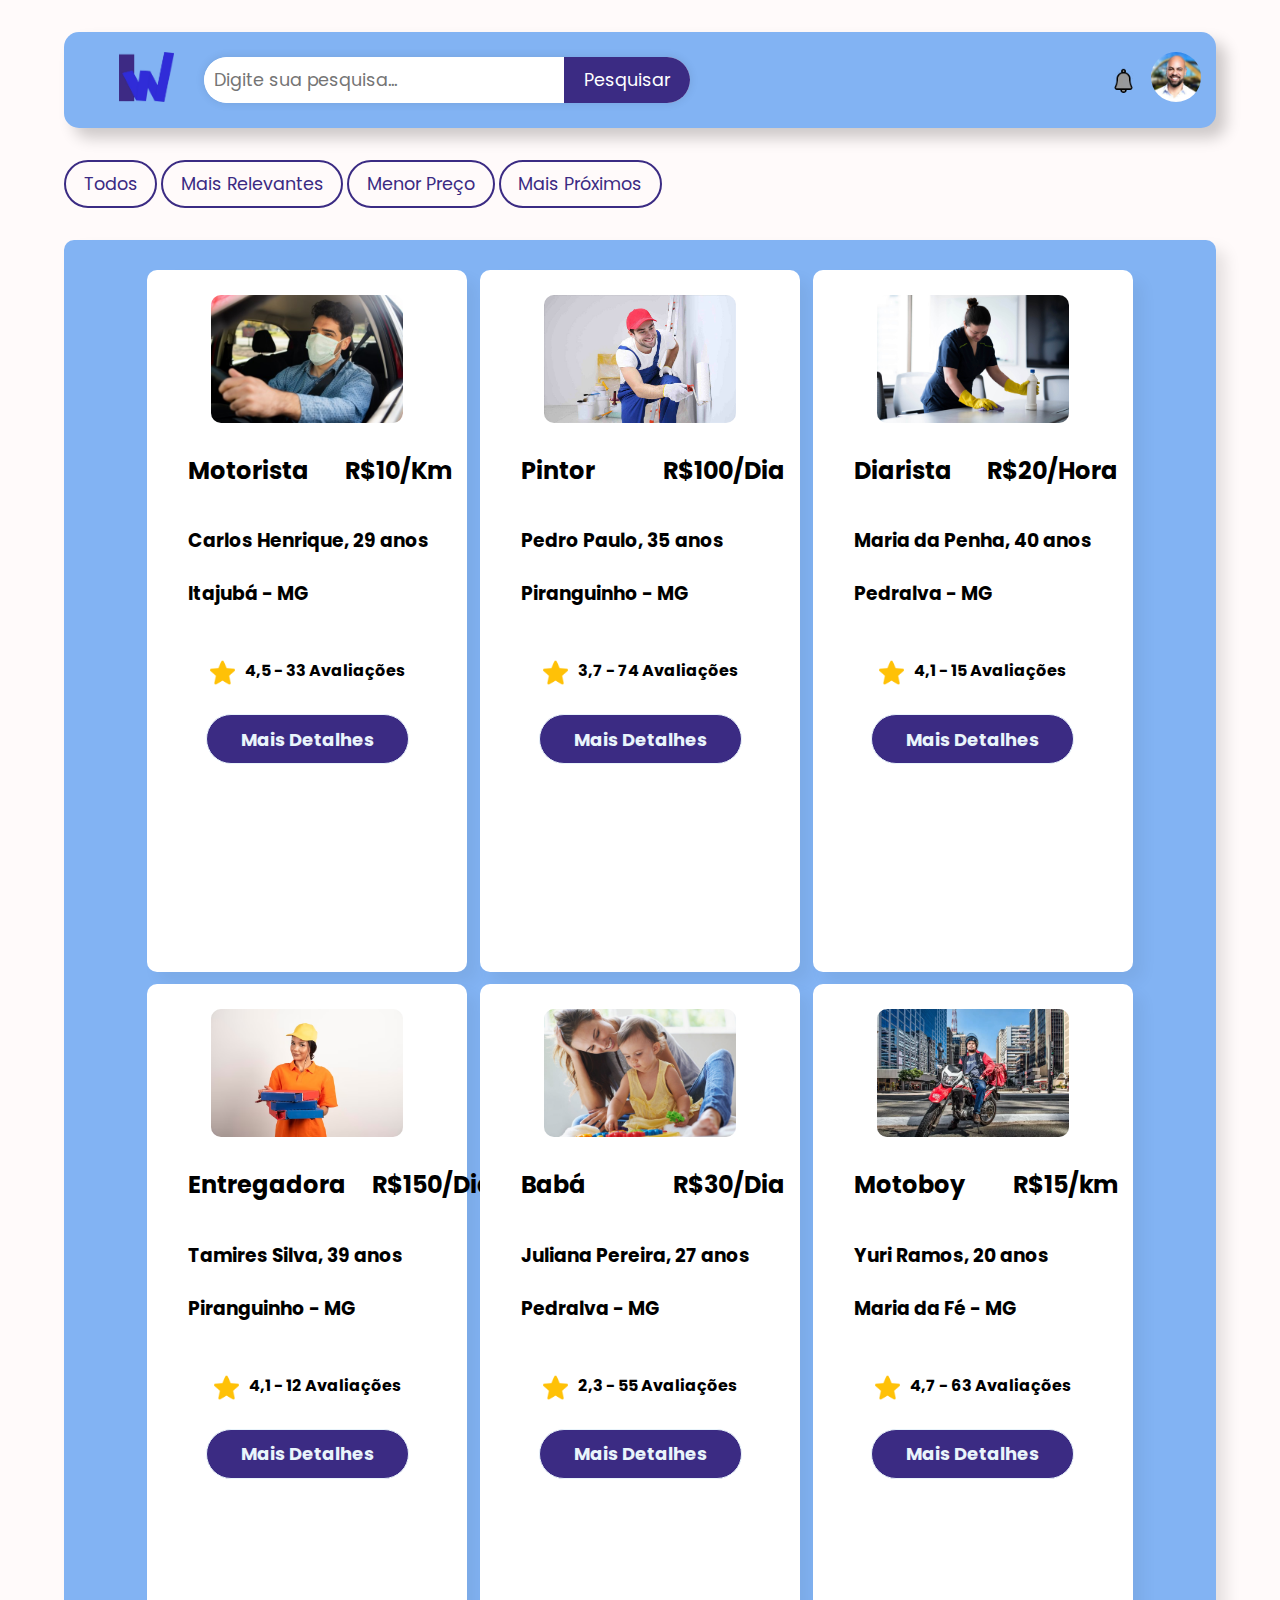
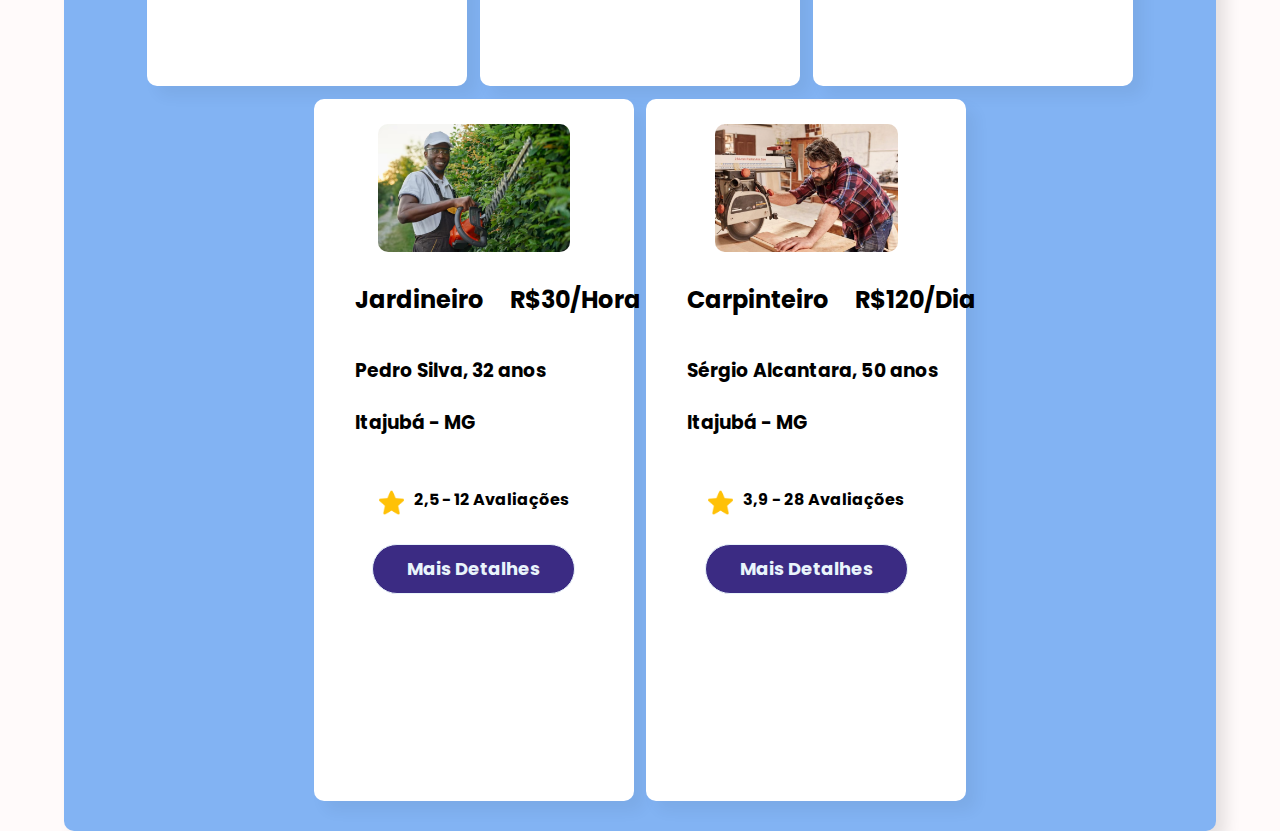
<file: home.html>
<!DOCTYPE html>
<!-- Coding By CodingNepal - youtube.com/codingnepal -->
<html lang="pt-br" dir="ltr">

<head>
     <meta charset="utf-8">
     <title>InfoWorks</title>
     <link rel="stylesheet" href="styles/homeStyle.css">
     <script src="scripts/homeScript.js"></script>
     <link rel="icon" type="image/x-icon" href="pictures/InfoWorks_logo_fundo.ico">
</head>

<body>
     <div class="content">
          <div class="container">
               <div class="header">
                    <div class="header-logo">
                         <div class="logo">
                              <div class="img_logo">
                                   <img src="pictures/InfoWorks_logo.png" alt="" srcset="">
                              </div>
                         </div>
                         <div class="pesquisa">
                              <div class="caixa-busca">
                                   <input type="text" placeholder="Digite sua pesquisa...">
                                   <button type="submit">Pesquisar</button>
                              </div>
                         </div>
                    </div>
                    <div class="header-menu">
                         <div class="botao-notificao">
                              <button class="botao-noti">
                                   <img src="pictures/notification.png" alt="Notificações">
                              </button>
                         </div>
                         <div class="perfil">
                              <div class="fotoPerfil">
                                   <button class="botao-circular">
                                        <a href="login.html"><img src="pictures/pessoa.jfif" alt="Perfil"></a>
                                   </button>
                              </div>
                         </div>
                    </div>
               </div>

               <div class="filter">
                    <div id="buttons">
                         <button class="button-value" onclick="filterProduct('Todos')">
                              Todos
                         </button>
                         <button class="button-value" onclick="filterProduct('Mais Relevantes')">
                              Mais Relevantes
                         </button>
                         <button class="button-value" onclick="filterProduct('Menor Preço')">
                              Menor Preço
                         </button>
                         <button class="button-value" onclick="filterProduct('Mais Próximos')">
                              Mais Próximos
                         </button>
                    </div>
               </div>

               <div class="adverts">
                    <div class="card">
                         <div class="imgCargo">
                              <img class="imagem" src="pictures/motorista.jpg" alt="Motorista" srcset="">
                         </div>
                         <div class="cargo">
                              <div class="cargoNome">
                                   <h2 id="txt1">Motorista</h2>
                              </div>
                              <div class="cargoPreco">
                                   <h2 id="txt2">R$10/Km</h2>
                              </div>
                         </div>
                         <div class="nome">
                              <h3>Carlos Henrique, 29 anos</h3>
                         </div>
                         <div class="cidade">
                              <h3>Itajubá - MG</h3>
                         </div>
                         <div class="avaliacao">
                              <img src="pictures/estrela.png" alt="estrela" srcset="" height="25px">
                              <h4>4,5 - 33 Avaliações</h4>
                         </div>
                         <div class="button">
                              <input type="submit" value="Mais Detalhes">
                         </div>
                    </div>

                    <div class="card">
                         <div class="imgCargo">
                              <img class="imagem" src="pictures/pintor.jpg" alt="Motorista" srcset="">
                         </div>
                         <div class="cargo">
                              <div class="cargoNome">
                                   <h2 id="txt1">Pintor</h2>
                              </div>
                              <div class="cargoPreco">
                                   <h2 id="txt2">R$100/Dia</h2>
                              </div>
                         </div>
                         <div class="nome">
                              <h3>Pedro Paulo, 35 anos</h3>
                         </div>
                         <div class="cidade">
                              <h3>Piranguinho - MG</h3>
                         </div>
                         <div class="avaliacao">
                              <img src="pictures/estrela.png" alt="estrela" srcset="" height="25px">
                              <h4>3,7 - 74 Avaliações</h4>
                         </div>
                         <div class="button">
                              <input type="submit" value="Mais Detalhes">
                         </div>
                    </div>

                    <div class="card">
                         <div class="imgCargo">
                              <img class="imagem" src="pictures/diarista.jpg" alt="Motorista" srcset="">
                         </div>
                         <div class="cargo">
                              <div class="cargoNome">
                                   <h2 id="txt1">Diarista</h2>
                              </div>
                              <div class="cargoPreco">
                                   <h2 id="txt2">R$20/Hora</h2>
                              </div>
                         </div>
                         <div class="nome">
                              <h3>Maria da Penha, 40 anos</h3>
                         </div>
                         <div class="cidade">
                              <h3>Pedralva - MG</h3>
                         </div>
                         <div class="avaliacao">
                              <img src="pictures/estrela.png" alt="estrela" srcset="" height="25px">
                              <h4>4,1 - 15 Avaliações</h4>
                         </div>
                         <div class="button">
                              <input type="submit" value="Mais Detalhes">
                         </div>
                    </div>

                    <div class="card">
                         <div class="imgCargo">
                              <img class="imagem" src="pictures/entregadora.png" alt="Motorista" srcset="">
                         </div>
                         <div class="cargo">
                              <div class="cargoNome">
                                   <h2 id="txt1">Entregadora</h2>
                              </div>
                              <div class="cargoPreco">
                                   <h2 id="txt2">R$150/Dia</h2>
                              </div>
                         </div>
                         <div class="nome">
                              <h3>Tamires Silva, 39 anos</h3>
                         </div>
                         <div class="cidade">
                              <h3>Piranguinho - MG</h3>
                         </div>
                         <div class="avaliacao">
                              <img src="pictures/estrela.png" alt="estrela" srcset="" height="25px">
                              <h4>4,1 - 12 Avaliações</h4>
                         </div>
                         <div class="button">
                              <input type="submit" value="Mais Detalhes">
                         </div>
                    </div>

                    <div class="card">
                         <div class="imgCargo">
                              <img class="imagem" src="pictures/baba.jpg" alt="Baba" srcset="">
                         </div>
                         <div class="cargo">
                              <div class="cargoNome">
                                   <h2 id="txt1">Babá</h2>
                              </div>
                              <div class="cargoPreco">
                                   <h2 id="txt2">R$30/Dia</h2>
                              </div>
                         </div>
                         <div class="nome">
                              <h3>Juliana Pereira, 27 anos</h3>
                         </div>
                         <div class="cidade">
                              <h3>Pedralva - MG</h3>
                         </div>
                         <div class="avaliacao">
                              <img src="pictures/estrela.png" alt="estrela" srcset="" height="25px">
                              <h4>2,3 - 55 Avaliações</h4>
                         </div>
                         <div class="button">
                              <input type="submit" value="Mais Detalhes">
                         </div>
                    </div>

                    <div class="card">
                         <div class="imgCargo">
                              <img class="imagem" src="pictures/motoboy.webp" alt="Baba" srcset="">
                         </div>
                         <div class="cargo">
                              <div class="cargoNome">
                                   <h2 id="txt1">Motoboy</h2>
                              </div>
                              <div class="cargoPreco">
                                   <h2 id="txt2">R$15/km</h2>
                              </div>
                         </div>
                         <div class="nome">
                              <h3>Yuri Ramos, 20 anos</h3>
                         </div>
                         <div class="cidade">
                              <h3>Maria da Fé - MG</h3>
                         </div>
                         <div class="avaliacao">
                              <img src="pictures/estrela.png" alt="estrela" srcset="" height="25px">
                              <h4>4,7 - 63 Avaliações</h4>
                         </div>
                         <div class="button">
                              <input type="submit" value="Mais Detalhes">
                         </div>
                    </div>

                    <div class="card">
                         <div class="imgCargo">
                              <img class="imagem" src="pictures/jardineiro.png" alt="Baba" srcset="">
                         </div>
                         <div class="cargo">
                              <div class="cargoNome">
                                   <h2 id="txt1">Jardineiro</h2>
                              </div>
                              <div class="cargoPreco">
                                   <h2 id="txt2">R$30/Hora</h2>
                              </div>
                         </div>
                         <div class="nome">
                              <h3>Pedro Silva, 32 anos</h3>
                         </div>
                         <div class="cidade">
                              <h3>Itajubá - MG</h3>
                         </div>
                         <div class="avaliacao">
                              <img src="pictures/estrela.png" alt="estrela" srcset="" height="25px">
                              <h4>2,5 - 12 Avaliações</h4>
                         </div>
                         <div class="button">
                              <input type="submit" value="Mais Detalhes">
                         </div>
                    </div>
                    
                    <div class="card">
                         <div class="imgCargo">
                              <img class="imagem" src="pictures/carpinteiro.png" alt="Baba" srcset="">
                         </div>
                         <div class="cargo">
                              <div class="cargoNome">
                                   <h2 id="txt1">Carpinteiro</h2>
                              </div>
                              <div class="cargoPreco">
                                   <h2 id="txt2">R$120/Dia</h2>
                              </div>
                         </div>
                         <div class="nome">
                              <h3>Sérgio Alcantara, 50 anos</h3>
                         </div>
                         <div class="cidade">
                              <h3>Itajubá - MG</h3>
                         </div>
                         <div class="avaliacao">
                              <img src="pictures/estrela.png" alt="estrela" srcset="" height="25px">
                              <h4>3,9 - 28 Avaliações</h4>
                         </div>
                         <div class="button">
                              <input type="submit" value="Mais Detalhes">
                         </div>
                    </div>
               </div>
          </div>
     </div>
</body>

</html>
</file>
<file: styles/homeStyle.css>
@import url('https://fonts.googleapis.com/css2?family=Noto+Sans:wght@700&family=Poppins:wght@400;500;600&display=swap');

*{
  /* margin: 0; */
  padding: 0;
  box-sizing: border-box;
  font-family: "Poppins", sans-serif;
}

body{
  margin: 0;
  padding: 0;
  background: #fffafa ;
  height: 100vh;
  overflow: auto;
}

.content {
     width: 100%;
     height: 100%;
     background: #fffafa;
     position: relative;
}


.container {
     width: 90%;
     margin: 0 auto;
     height: 100%;
}


.adverts {
  display: flex;
  flex-wrap: wrap;
  align-items: flex-start;
  background-color: rgb(130, 179, 243);
  padding: 30px;
  gap: 1vw;
  justify-content: center;
  border-radius: 10px;
  box-shadow: 10px 10px 15px rgba(0, 0, 0, 0.1);
}

.button-value {
  border: 2px solid #3b2b83;
  padding: 0.5em 1em;
  border-radius: 3em;
  background-color: transparent;
  color: #3b2b83;
  cursor: pointer;
  font-size: 1.1rem;
}
.active {
  background-color: #3b2b83;
  color: #ffffff;
}

.header{
  display: flex;
  justify-content: space-between;
  align-items: center;
  margin: 2rem 0;
  background-color: rgb(130, 179, 243);
  border-radius: 15px;
  height: 6rem;
  box-shadow: 10px 10px 15px rgba(0, 0, 0, 0.2);
}

.img_logo img{
  margin-left: 50px;
  height: 50px;
}

.filtro{
  justify-content: center;
  /* max-width: 1660px; */
  align-items: center;
  margin: 0 auto;
  margin-top: 15px;
  margin-bottom: 15px;
}

.botao-noti{
  cursor: pointer;
  width: 25px;
  height: 25px;
  background-color: transparent;
  display: flex;
  justify-content: center;
  border: none;
  align-items: center;
}

.caixa-busca {
  display: flex;
  border-radius: 25px;
  overflow: hidden;
  box-shadow: 0 0 10px rgba(0, 0, 0, 0.1);
  background-color: #fff;
}


.caixa-busca input[type="text"] {
  flex: 1;
  padding: 10px;
  border: none;
  border-radius: 25px 0 0 25px;
  font-size: 1.1rem;
  outline: none;
}

.caixa-busca button[type="submit"] {
  padding: 10px 20px;
  border: none;
  background-color: #3b2b83;
  color: #fff;
  font-size: 1.1rem;
  cursor: pointer;
  transition: background-color 0.2s;
}

.caixa-busca button[type="submit"]:hover {
  background-color: #3b2b83;
}


.botao-noti img{
  max-width: 100%;
  max-height: 100%;
  object-fit: cover;
  object-position: center bottom;
}

.botao-circular {
  cursor: pointer;
  width: 50px;
  height: 50px;
  border-radius: 50%;
  border: none;
  display: flex;
  justify-content: center;
  align-items: center;
  background-color: transparent;
  margin-top: 10px;
  margin-bottom: 10px;
}

.botao-circular img {
  max-width: 100%;
  max-height: 100%;
  border-radius: 50%;
  object-fit: cover;
  object-position: center bottom; /* ajusta a posição da imagem dentro do botão */
}

.perfil{
  display: flex;
  justify-content: center;
  align-items: center;
  margin-right: 15px;
}

.botao-notificao{
  justify-content: center;
  align-items: center;
  margin-right: 15px;
}

.logo{
  margin-left: 5px;
}

.pesquisa{
  margin-left: 30px;
}

.header-logo{
  display: flex;
  justify-content: center;
  align-items: center;
}

.header-menu{
  display: flex;
  justify-content: center;
  align-items: center;
}

.filter{
  display: flex;
  justify-content: space-between;
  margin: 2rem 0;
  align-items: center;
}

.card {
  /* position: relative; */
  background: white;
  border-radius: 10px;
  box-shadow: 10px 10px 15px rgba(0, 0, 0, 0.05);
  padding: 15px 15px;
  box-sizing: border-box;
  width: 20vw;
  height: 78vh;
}

@media screen and (min-width: 1900px) and (max-width: 2150px) {
  .card {
    width: 18vw;
    font-size: 1.2rem;
  }
}

@media screen and (min-width: 1500px) and (max-width: 1900px) {
  .card {
    width: 20vw;
  }
}

@media screen and (min-width: 1250px) and (max-width: 1500px) {
  .card {
    width: 25vw;
  }
}

@media screen and (min-width: 901px) and (max-width: 1250px) {
  .card {
    width: 30vw;
  }
}

@media screen and (min-width: 481px) and (max-width: 900px) {
  .card {
    width: 50vw;
  }
}

@media screen and (max-device-width: 480px) {
  .card {
    width: 80vw;
  }
}

.cargo {
  display: flex; /* adiciona display flex para alinhar os elementos na mesma linha */
  justify-content: space-between; /* alinha os elementos para a esquerda e direita da div pai */
  align-items: center; /* centraliza os elementos verticalmente */
  margin: 0;
}

.cargoNome {
  margin-left: 26px; /* adiciona 26px de margem à esquerda do elemento */
}

.cargoPreco {
  margin-left: 26px; /* adiciona 26px de margem à direita do elemento */
}

.avaliacao{
    display: flex;
    justify-content: center;
    align-items: center;
    position: relative;
    padding: 0;
    margin: 0;
}

.avaliacao h4{
    padding-left: 10px;
    padding-top: 5px;
    padding-bottom: 10px;
}

.card h3{
  text-align: left;
  padding-left: 26px;
  padding-bottom: 5px;
}

.imagem {
    height: 10vw;
    box-sizing: border-box;
    border-radius: 10px;
}
  
.imgCargo {
    display: flex;
    justify-content: center;
    align-items: center;
    position: relative;
    padding: 0;
    margin: 0;
    padding: 10px;
    max-width: 100%;
}

input[type="submit"]{
    width: 70%;
    height: 50px;
    border: 1px solid;
    background: #3b2b83;
    border-radius: 25px;
    font-size: 18px;
    color: #e9f4fb;
    font-weight: 700;
    cursor: pointer;
    outline: none;
}

.button{
    display: flex;
    justify-content: center;
    align-items: center;
    position: relative;
    padding: 0;
    margin: 0;
    padding-bottom: 10px;
}

input[type="submit"]:hover{
    border-color: #3b2b83;
    transition: .5s;
}
</file>
